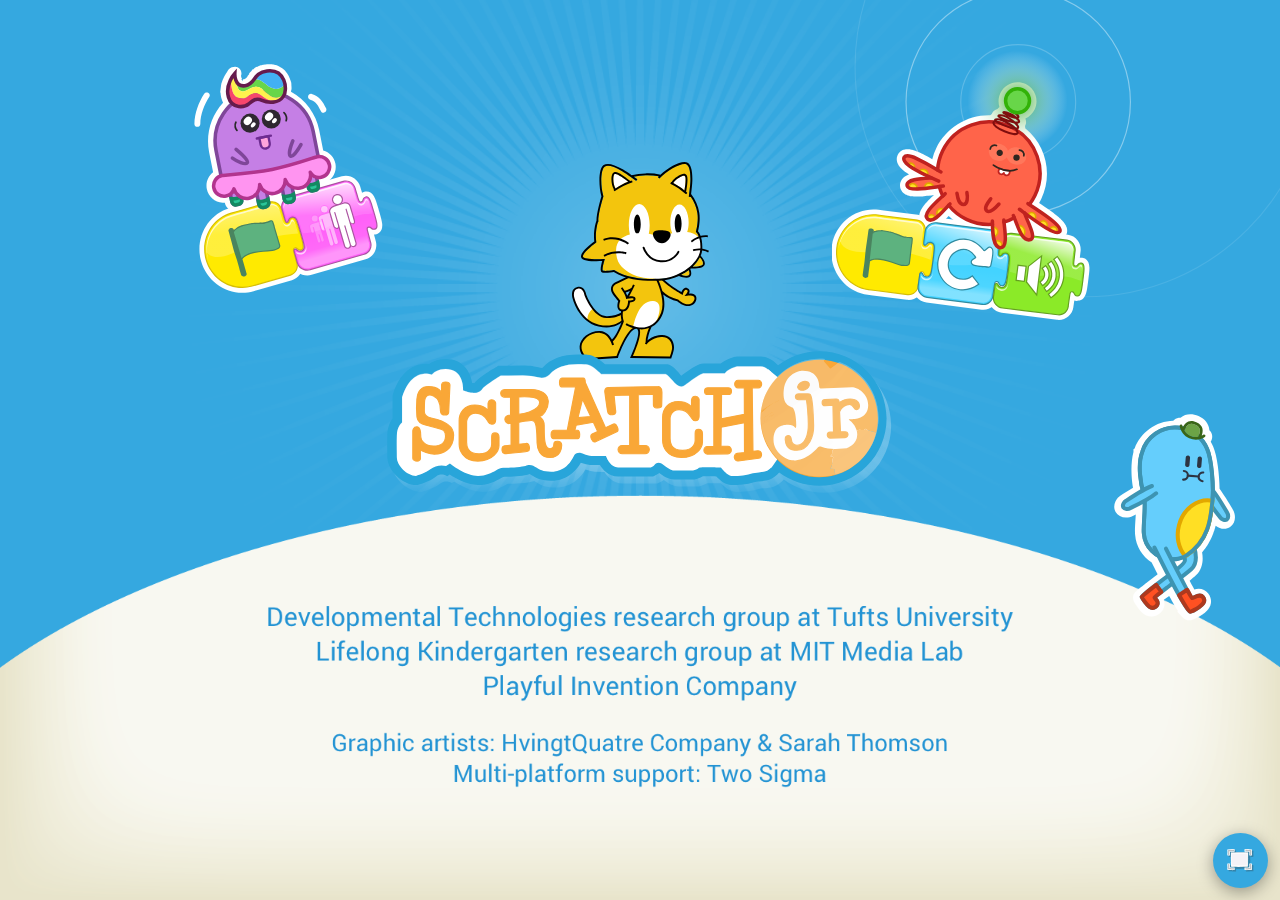
<file: index.html>
<!DOCTYPE html>
<meta name="viewport" content="width=device-width, initial-scale=1.0,
      maximum-scale=1.0, user-scalable=no"/>
<meta name="apple-mobile-web-app-capable" content="yes"/>
<meta http-equiv="cache-control" content="no-cache">
<meta charset="utf-8">

<html>

<head>
<title>ScratchJr Intro</title>
<script>
    window.scratchJrPage = 'index';
</script>
<script type="text/javascript" src="android-web-bridge.js"></script>
<script type="text/javascript" src="disable-context-menu.js"></script>
<script type="text/javascript" src="fullscreen-toggle.js"></script>
<script type="text/javascript" src="app.bundle.js"></script>
</head>
<body style="margin:0px; background: black;">
    <div class="frame" id="frame">
        <div class="topbar" id="topbar">
            <div class="topbar-button" id="topbar-info"></div>
            <div class="topbar-button" id="topbar-settings"></div>
            <div class="topbar-button" id="topbar-moreapps">

            </div>
        </div>
        <div class="gear hide" id="gear"></div>
        <div class="credits hide" id="authors"></div>
        <div class="creditsText hide" id="authorsText"></div>
        <div class="rays" id="rays"></div>
        <div class="catface" id="catface"></div>
        <div class="jrlogo" id="jrlogo"></div>
        <div class="purple hide" id="purpleguy"></div>
        <div class="red hide" id="redguy"></div>
        <div class="blue hide" id="blueguy"></div>

        <div class="startButton hide" id="startButton"></div>
        <div class="pbschars hide" id="pbschars"></div>

        <div class="gettings hide" id="gettings"></div>
        <div class="startcode hide" id="startcode"></div>
        
        <div class="usageQuestion hide" id="usageQuestion"></div>
        <div class="usageSchool hide" id="usageSchool">
            <img class="usageIcon" id="useSchoolIcon" src="assets/start/schoolIcon.svg" />
            <div class="usageText" id="useSchoolText"></div>
        </div>
        <div class="usageHome hide" id="usageHome">
            <img class="usageIcon" id="useHomeIcon" src="assets/start/homeIcon.svg" />
            <div class="usageText" id="useHomeText"></div>
        </div>
        <div class="usageOther hide" id="usageOther">
            <img class="usageIcon" id="useOtherIcon" src="assets/start/otherIcon.svg" />
            <div class="usageText" id="useOtherText"></div>
        </div>
        <div class="usageNoanswer hide" id="usageNoanswer">
            <div class="usageNoanswerText" id="usageNoanswerText"></div>
        </div>

        <div class="optionsInstruction hide" id="optionsInstruction">
        </div>
        <div class="optionsList hide" id="optionsList">
        </div>
    </div>
</body>
</html>
</file>
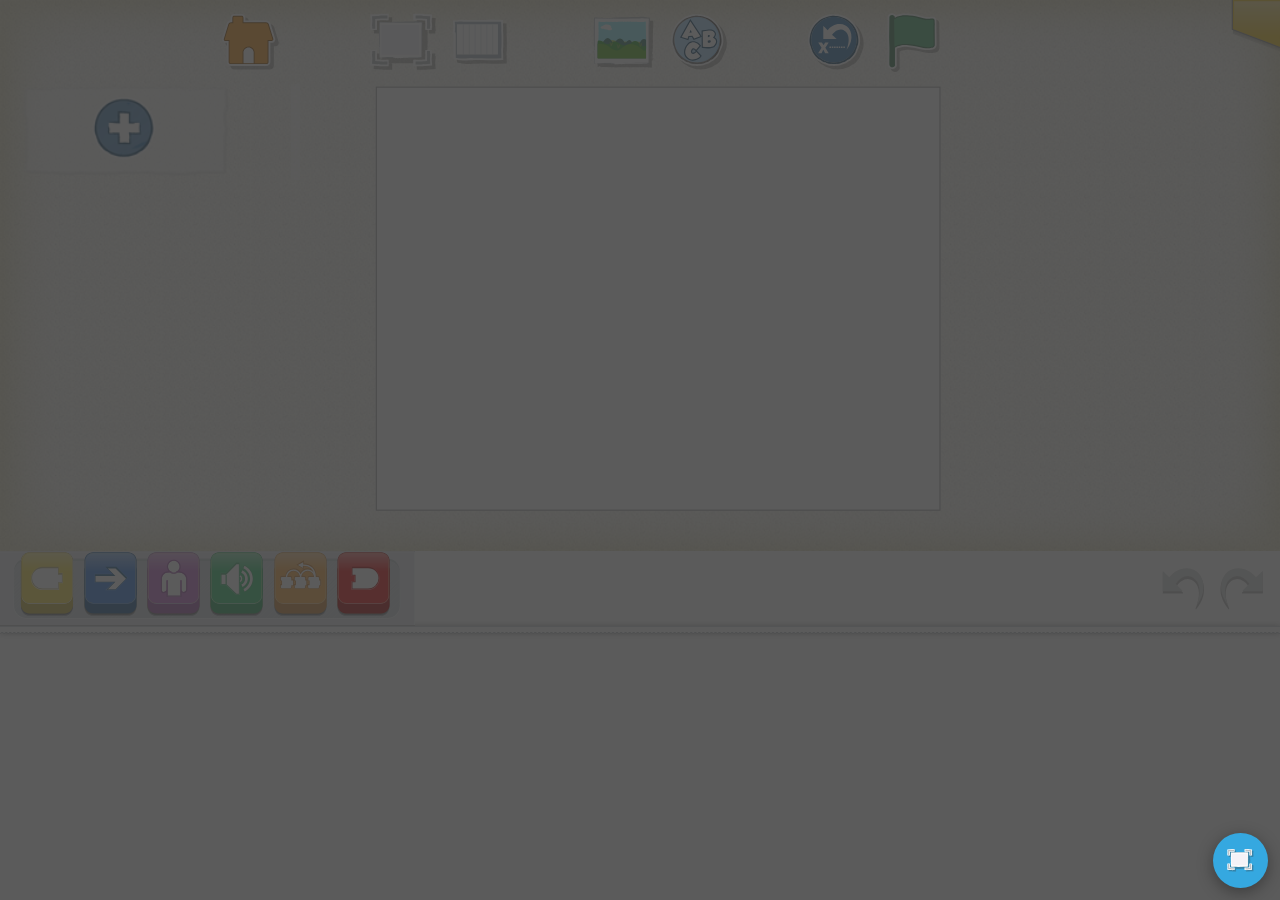
<file: editor.html>
<!DOCTYPE html>
<html xmlns="http://www.w3.org/1999/xhtml" xmlns:xlink="http://www.w3.org/1999/xlink">
<meta name="viewport" content="width=device-width, initial-scale=1.0, maximum-scale=1.0, user-scalable=no"/>
<meta name="apple-mobile-web-app-capable" content="yes">
<meta http-equiv="cache-control" content="no-cache">
<meta charset="utf-8">

<head>
<title>Junior</title>

<script>
    window.scratchJrPage = 'editor';
</script>
<script type="text/javascript" src="android-web-bridge.js"></script>
<script type="text/javascript" src="disable-context-menu.js"></script>
<script type="text/javascript" src="fullscreen-toggle.js"></script>
<script type="text/javascript" src="app.bundle.js"></script>
</head>
<body style="background: white;">
<div class="frame" id="frame"></div>
<div class="libframe" id="libframe"></div>
<div class="paintframe" id="paintframe"></div>

</body>
</html>
</file>
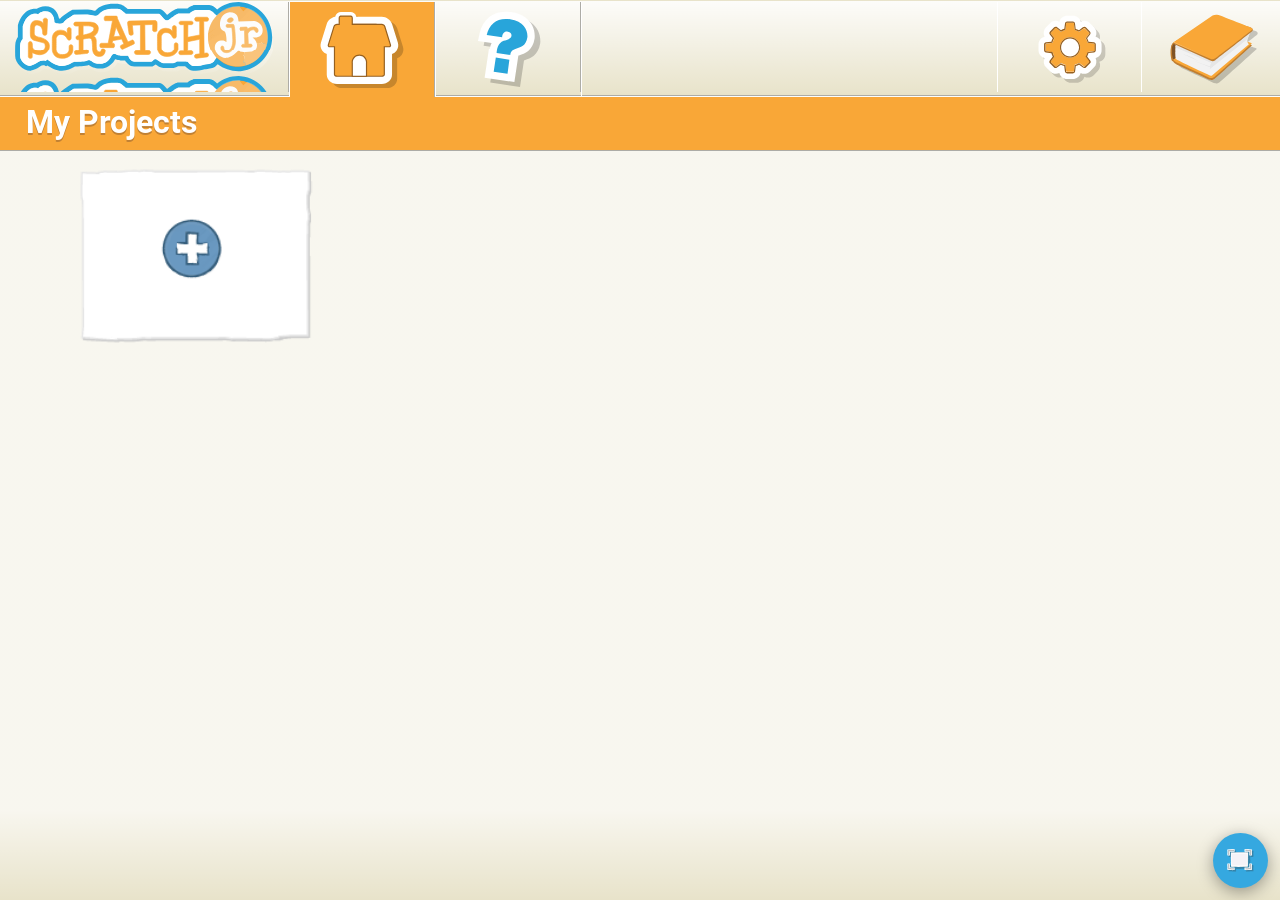
<file: home.html>
<!DOCTYPE html>
<html xmlns="http://www.w3.org/1999/xhtml" xmlns:xlink="http://www.w3.org/1999/xlink">
<meta name="viewport" content="width=device-width, initial-scale=1.0, user-scalable=0, minimum-scale=1.0, maximum-scale=1.0">
<meta name="apple-mobile-web-app-capable" content="yes">
<meta http-equiv="cache-control" content="no-cache">
<meta charset="utf-8">

<head>
<title>Scratch Jr</title>

<script>
    window.scratchJrPage = 'home';
</script>
<script type="text/javascript" src="android-web-bridge.js"></script>
<script type="text/javascript" src="disable-context-menu.js"></script>
<script type="text/javascript" src="fullscreen-toggle.js"></script>
<script type="text/javascript" src="app.bundle.js"></script>

</head>
<body>
<div class="frame" id="frame">
	<div class="topbar" id="topbar">
		<ul class="topbar-nav" id="nav">
			<li class="logo" id="logotab">
				<span class="logo-icon"></span>
			</li>
			<div></div>
			<li class="home" id="hometab">
				<span class="home-icon"></span>
			</li>
			<div></div>
			<li class="help" id="helptab">
				<span class="help-icon"></span>
			</li>
			<div></div>
		</ul>
        <ul class="reference" id="settings">
            <div></div>
            <li class="gear" id="geartab">
                <span class="gear-icon"></span>
            </li>
       </ul>
		<ul class="reference" id="reference">
			<div></div>
			<li class="book" id="booktab">
				<span class="book-icon"></span>
			</li>
	 </ul>
	</div>
	<div class="topsection" id="topsection">
		<div	class="tabtitle" id="tabtitle">
			<span id="tabheader"></span>
		</div>
		<div class="tabicon" id="tabicon"></div>
		<div class="blueband" id="blueband">
			<span id="subtitle"></span>
		</div>
	</div>
	<div class="contentwrap" id="wrapc"></div>
	<div class="footer off" id="footer">
		<ul class="footer-nav" id="footernav">
			<li class="tab" id="abouttab" >
				<div class="about-icon"></div>
				<span id="abouttab-text"></span>
			</li>
			<li class="tab" id="interfacetab">
				<div class="interface-icon"></div>
				<span id="interfacetab-text"></span>
			</li>
			<li class="tab" id="painttab">
				<div class="paint-icon"></div>
                <span id="painttab-text"></span>
			</li>
			<li class="tab2" id="blockstab">
				<div class="blocks-icon"></div>
				<span id="blockstab-text"></span>
			</li>
			<div></div>
		</ul>
	</div>

</div>
</body>
</html>
</file>
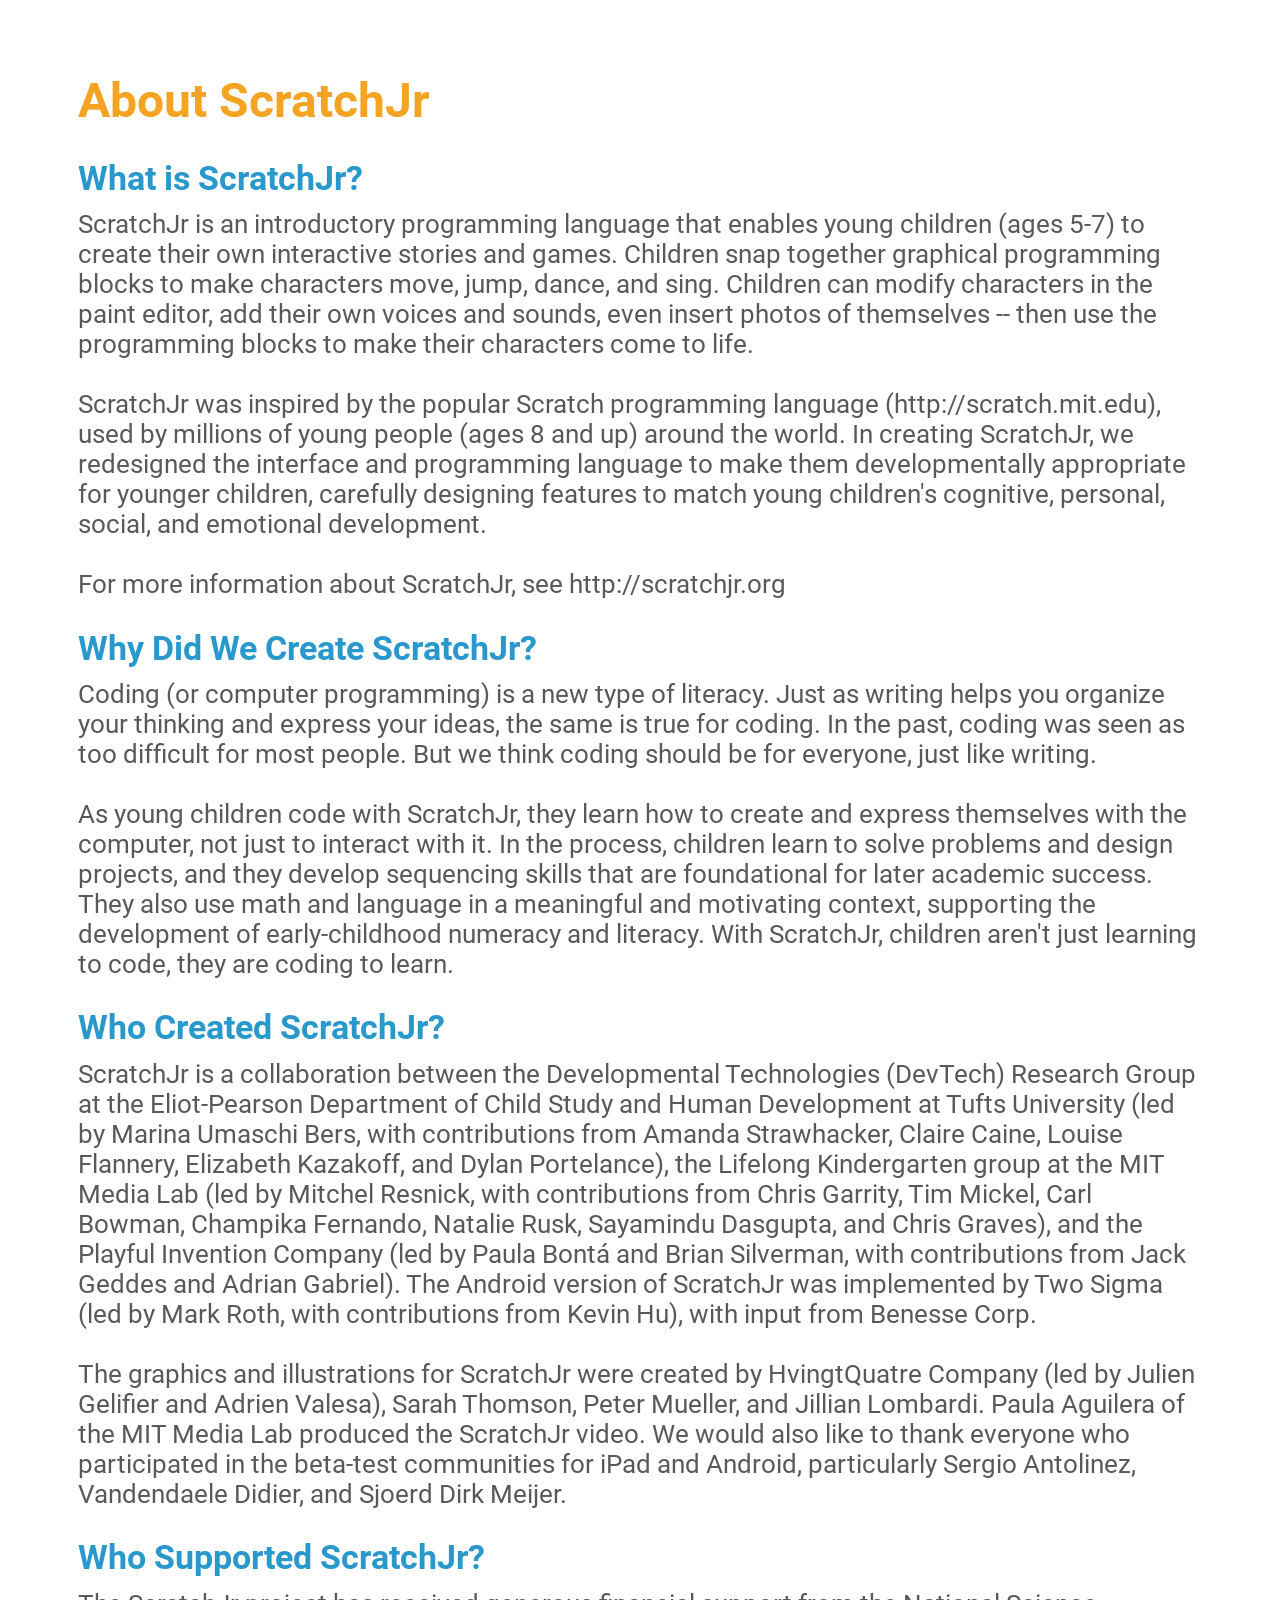
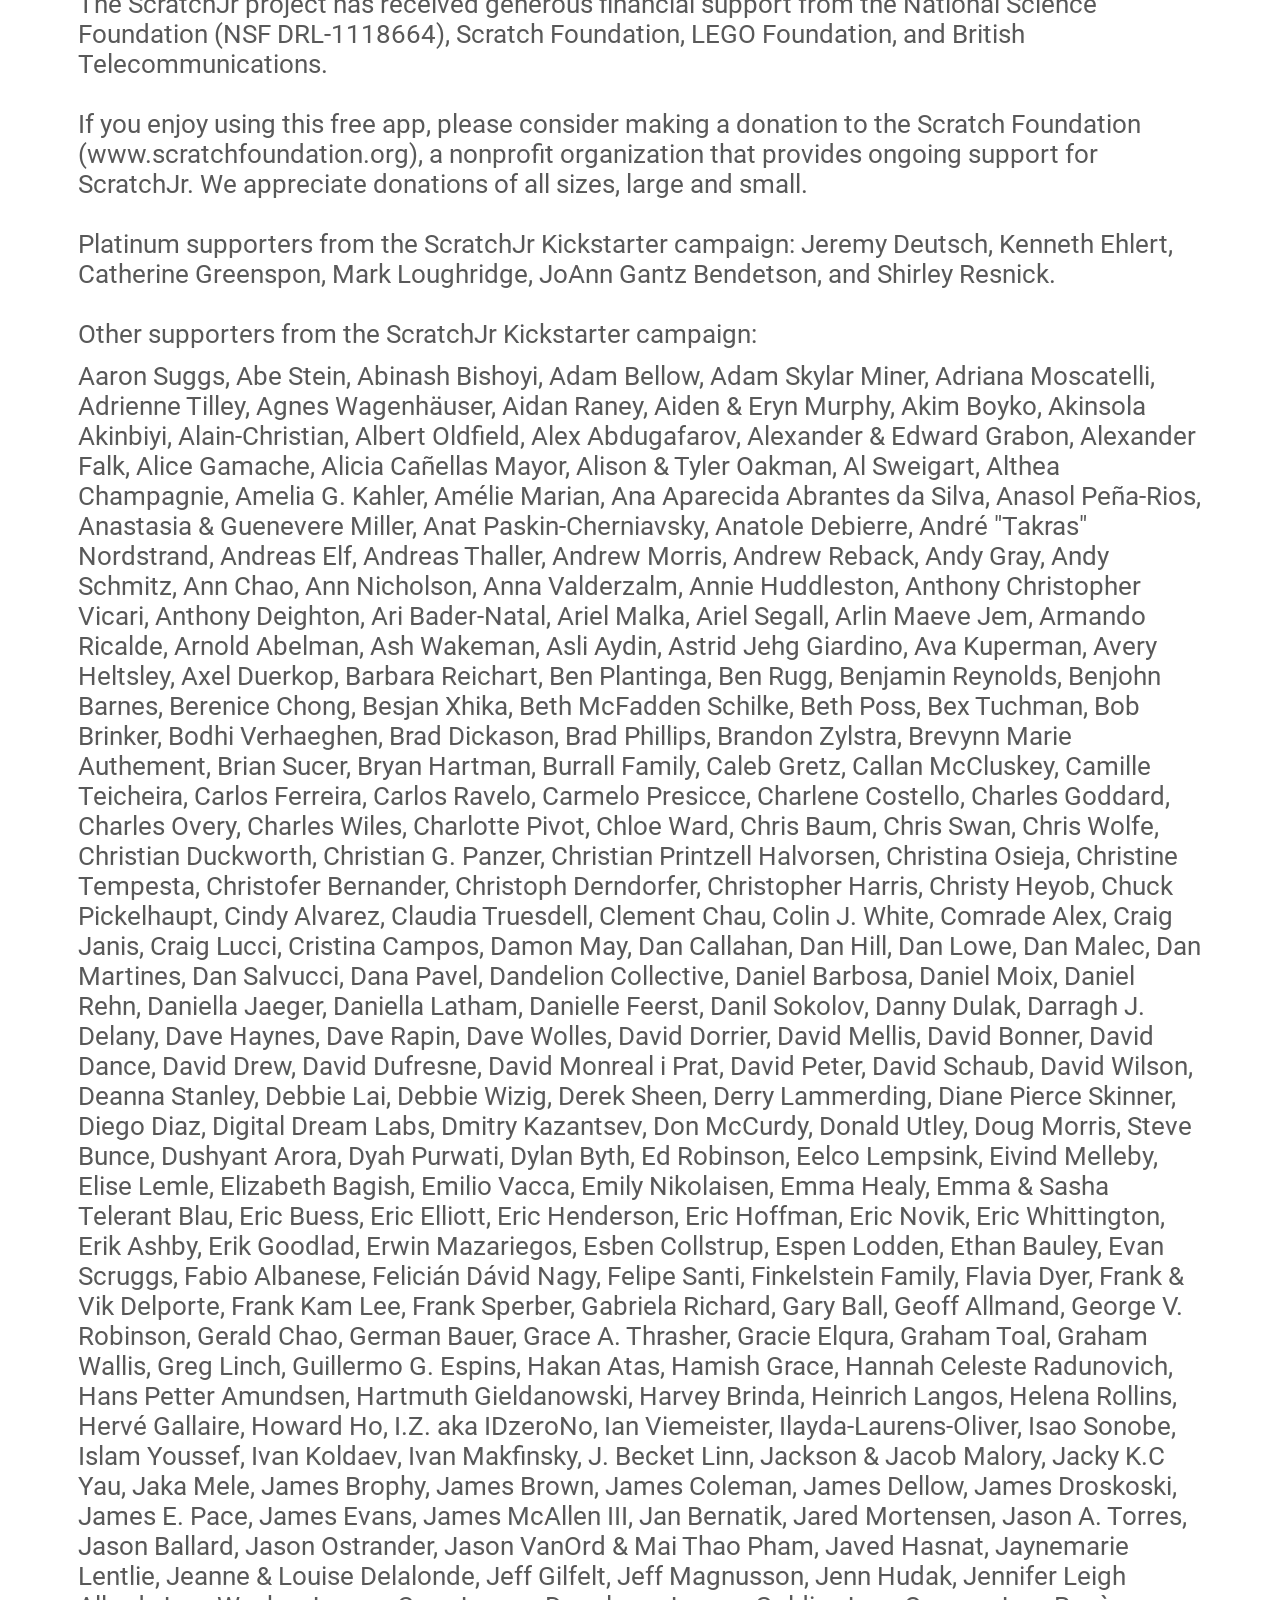
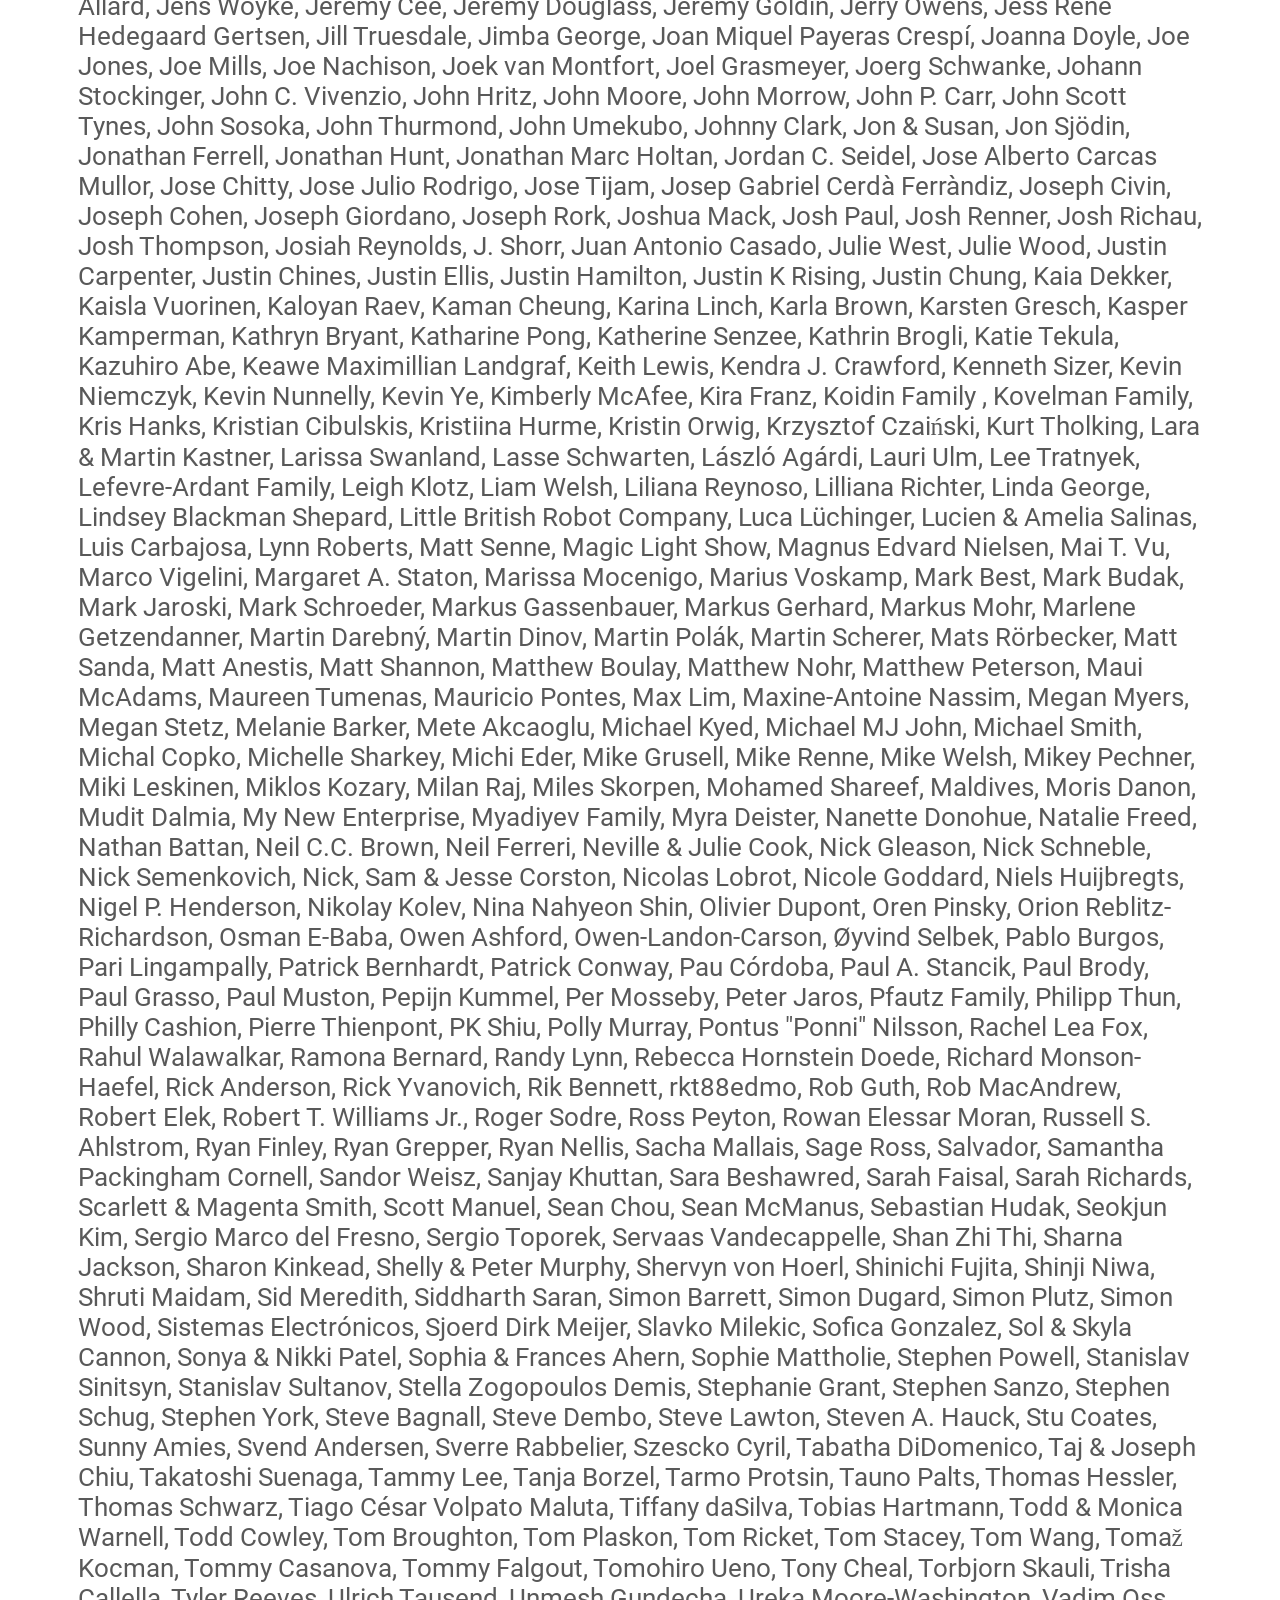
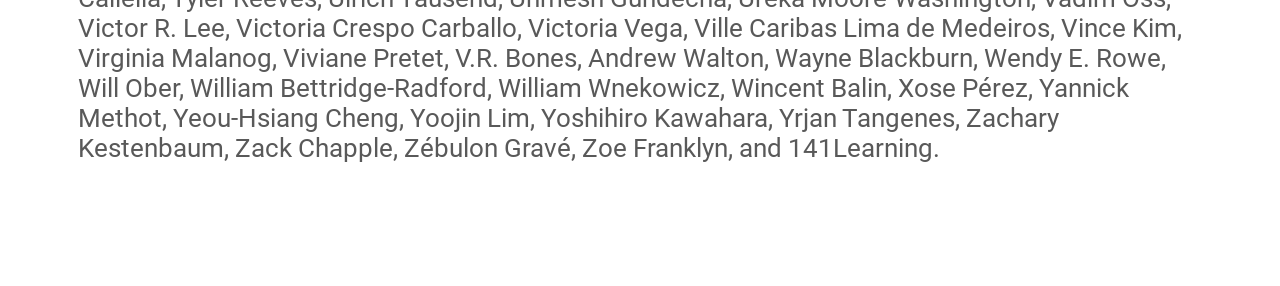
<file: inapp/about.html>
<!DOCTYPE html>
<html>
<head>
<meta charset="utf-8">
<script>
    window.scratchJrPage = 'inappAbout';
</script>
<script type="text/javascript" src="../android-web-bridge.js"></script>
<script type="text/javascript" src="../disable-context-menu.js"></script>
    <script type="text/javascript" src="../app.bundle.js"></script>

</head>
<body>
<h1 id="aboutScratchjrTitle"></h1>
<div class="about-section-wrapper">
<h2 class="title" id="aboutWhatIs"></h2>
<div class="description" id="aboutDescription">
</div>
</div>

<div class="about-section-wrapper">
<h2 class="title" id="aboutWhyCreate"></h2>
<div class="description" id="aboutWhyCreateDescription">
</div>
</div>

<div class="about-section-wrapper">
<h2 class="title" id="aboutWhoCreated"></h2>
<div class="description" id="aboutWhoCreatedDescription">
</div></div>

<div class="about-section-wrapper">
<h2 class="title" id="aboutWhoSupported"></h2>
<div class="description" id="aboutWhoSupportedDescription">
</div>

<div class="description">
    Aaron Suggs, Abe Stein, Abinash Bishoyi, Adam Bellow, Adam Skylar Miner, Adriana Moscatelli, Adrienne Tilley, Agnes Wagenh&auml;user, Aidan Raney, Aiden &amp; Eryn Murphy, Akim Boyko, Akinsola Akinbiyi, Alain-Christian, Albert Oldfield, Alex Abdugafarov, Alexander &amp; Edward Grabon, Alexander Falk, Alice Gamache, Alicia Ca&ntilde;ellas Mayor, Alison &amp; Tyler Oakman, Al Sweigart, Althea Champagnie, Amelia G. Kahler, Am&eacute;lie Marian, Ana Aparecida Abrantes da Silva, Anasol Pe&ntilde;a-Rios, Anastasia &amp; Guenevere Miller, Anat Paskin-Cherniavsky, Anatole Debierre, Andr&eacute; &quot;Takras&quot; Nordstrand, Andreas Elf, Andreas Thaller, Andrew Morris, Andrew Reback, Andy Gray, Andy Schmitz, Ann Chao, Ann Nicholson, Anna Valderzalm, Annie Huddleston, Anthony Christopher Vicari, Anthony Deighton, Ari Bader-Natal, Ariel Malka, Ariel Segall, Arlin Maeve Jem, Armando Ricalde, Arnold Abelman, Ash Wakeman, Asli Aydin, Astrid Jehg Giardino, Ava Kuperman, Avery Heltsley, Axel Duerkop, Barbara Reichart, Ben Plantinga, Ben Rugg, Benjamin Reynolds, Benjohn Barnes, Berenice Chong, Besjan Xhika, Beth McFadden Schilke, Beth Poss, Bex Tuchman, Bob Brinker, Bodhi Verhaeghen, Brad Dickason, Brad Phillips, Brandon Zylstra, Brevynn Marie Authement, Brian Sucer, Bryan Hartman, Burrall Family, Caleb Gretz, Callan McCluskey, Camille Teicheira, Carlos Ferreira, Carlos Ravelo, Carmelo Presicce, Charlene Costello, Charles Goddard, Charles Overy, Charles Wiles, Charlotte Pivot, Chloe Ward, Chris Baum, Chris Swan, Chris Wolfe, Christian Duckworth, Christian G. Panzer, Christian Printzell Halvorsen, Christina Osieja, Christine Tempesta, Christofer Bernander, Christoph Derndorfer, Christopher Harris, Christy Heyob, Chuck Pickelhaupt, Cindy Alvarez, Claudia Truesdell, Clement Chau, Colin J. White, Comrade Alex, Craig Janis, Craig Lucci, Cristina Campos, Damon May, Dan Callahan, Dan Hill, Dan Lowe, Dan Malec, Dan Martines, Dan Salvucci, Dana Pavel, Dandelion Collective, Daniel Barbosa, Daniel Moix, Daniel Rehn, Daniella Jaeger, Daniella Latham, Danielle Feerst, Danil Sokolov, Danny Dulak, Darragh J. Delany, Dave Haynes, Dave Rapin, Dave Wolles, David Dorrier, David Mellis, David Bonner, David Dance, David Drew, David Dufresne, David Monreal i Prat, David Peter, David Schaub, David Wilson, Deanna Stanley, Debbie Lai, Debbie Wizig, Derek Sheen, Derry Lammerding, Diane Pierce Skinner, Diego Diaz, Digital Dream Labs, Dmitry Kazantsev, Don McCurdy, Donald Utley, Doug Morris, Steve Bunce, Dushyant Arora, Dyah Purwati, Dylan Byth, Ed Robinson, Eelco Lempsink, Eivind Melleby, Elise Lemle, Elizabeth Bagish, Emilio Vacca, Emily Nikolaisen, Emma Healy, Emma &amp; Sasha Telerant Blau, Eric Buess, Eric Elliott, Eric Henderson, Eric Hoffman, Eric Novik, Eric Whittington, Erik Ashby, Erik Goodlad, Erwin Mazariegos, Esben Collstrup, Espen Lodden, Ethan Bauley, Evan Scruggs, Fabio Albanese, Felici&aacute;n D&aacute;vid Nagy, Felipe Santi, Finkelstein Family, Flavia Dyer, Frank &amp; Vik Delporte, Frank Kam Lee, Frank Sperber, Gabriela Richard, Gary Ball, Geoff Allmand, George V. Robinson, Gerald Chao, German Bauer, Grace A. Thrasher, Gracie Elqura, Graham Toal, Graham Wallis, Greg Linch, Guillermo G. Espins, Hakan Atas, Hamish Grace, Hannah Celeste Radunovich, Hans Petter Amundsen, Hartmuth Gieldanowski, Harvey Brinda, Heinrich Langos, Helena Rollins, Herv&eacute; Gallaire, Howard Ho, I.Z. aka IDzeroNo, Ian Viemeister, Ilayda-Laurens-Oliver, Isao Sonobe, Islam Youssef, Ivan Koldaev, Ivan Makfinsky, J. Becket Linn, Jackson &amp; Jacob Malory, Jacky K.C Yau, Jaka Mele, James Brophy, James Brown, James Coleman, James Dellow, James Droskoski, James E. Pace, James Evans, James McAllen III, Jan Bernatik, Jared Mortensen, Jason A. Torres, Jason Ballard, Jason Ostrander, Jason VanOrd &amp; Mai Thao Pham, Javed Hasnat, Jaynemarie Lentlie, Jeanne &amp; Louise Delalonde, Jeff Gilfelt, Jeff Magnusson, Jenn Hudak, Jennifer Leigh Allard, Jens Woyke, Jeremy Cee, Jeremy Douglass, Jeremy Goldin, Jerry Owens, Jess Ren&egrave; Hedegaard Gertsen, Jill Truesdale, Jimba George, Joan Miquel Payeras Cresp&iacute;, Joanna Doyle, Joe Jones, Joe Mills, Joe Nachison, Joek van Montfort, Joel Grasmeyer, Joerg Schwanke, Johann Stockinger, John C. Vivenzio, John Hritz, John Moore, John Morrow, John P. Carr, John Scott Tynes, John Sosoka, John Thurmond, John Umekubo, Johnny Clark, Jon &amp; Susan, Jon Sj&ouml;din, Jonathan Ferrell, Jonathan Hunt, Jonathan Marc Holtan, Jordan C. Seidel, Jose Alberto Carcas Mullor, Jose Chitty, Jose Julio Rodrigo, Jose Tijam, Josep Gabriel Cerd&agrave; Ferr&agrave;ndiz, Joseph Civin, Joseph Cohen, Joseph Giordano, Joseph Rork, Joshua Mack, Josh Paul, Josh Renner, Josh Richau, Josh Thompson, Josiah Reynolds, J. Shorr, Juan Antonio Casado, Julie West, Julie Wood, Justin Carpenter, Justin Chines, Justin Ellis, Justin Hamilton, Justin K Rising, Justin Chung, Kaia Dekker, Kaisla Vuorinen, Kaloyan Raev, Kaman Cheung, Karina Linch, Karla Brown, Karsten Gresch, Kasper Kamperman, Kathryn Bryant, Katharine Pong, Katherine Senzee, Kathrin Brogli, Katie Tekula, Kazuhiro Abe, Keawe Maximillian Landgraf, Keith Lewis, Kendra J. Crawford, Kenneth Sizer, Kevin Niemczyk, Kevin Nunnelly, Kevin Ye, Kimberly McAfee, Kira Franz, Koidin Family , Kovelman Family, Kris Hanks, Kristian Cibulskis, Kristiina Hurme, Kristin Orwig, Krzysztof Czai&nacute;ski, Kurt Tholking, Lara &amp; Martin Kastner, Larissa Swanland, Lasse Schwarten, L&aacute;szl&oacute; Ag&aacute;rdi, Lauri Ulm, Lee Tratnyek, Lefevre-Ardant Family, Leigh Klotz, Liam Welsh, Liliana Reynoso, Lilliana Richter, Linda George, Lindsey Blackman Shepard, Little British Robot Company, Luca L&uuml;chinger, Lucien &amp; Amelia Salinas, Luis Carbajosa, Lynn Roberts, Matt Senne, Magic Light Show, Magnus Edvard Nielsen, Mai T. Vu, Marco Vigelini, Margaret A. Staton, Marissa Mocenigo, Marius Voskamp, Mark Best, Mark Budak, Mark Jaroski, Mark Schroeder, Markus Gassenbauer, Markus Gerhard, Markus Mohr, Marlene Getzendanner, Martin Darebn&yacute;, Martin Dinov, Martin Pol&aacute;k, Martin Scherer, Mats R&ouml;rbecker, Matt Sanda, Matt Anestis, Matt Shannon, Matthew Boulay, Matthew Nohr, Matthew Peterson, Maui McAdams, Maureen Tumenas, Mauricio Pontes, Max Lim, Maxine-Antoine Nassim, Megan Myers, Megan Stetz, Melanie Barker, Mete Akcaoglu, Michael Kyed, Michael MJ John, Michael Smith, Michal Copko, Michelle Sharkey, Michi Eder, Mike Grusell, Mike Renne, Mike Welsh, Mikey Pechner, Miki Leskinen, Miklos Kozary, Milan Raj, Miles Skorpen, Mohamed Shareef, Maldives, Moris Danon, Mudit Dalmia, My New Enterprise, Myadiyev Family, Myra Deister, Nanette Donohue, Natalie Freed, Nathan Battan, Neil C.C. Brown, Neil Ferreri, Neville &amp; Julie Cook, Nick Gleason, Nick Schneble, Nick Semenkovich, Nick, Sam &amp; Jesse Corston, Nicolas Lobrot, Nicole Goddard, Niels Huijbregts, Nigel P. Henderson, Nikolay Kolev, Nina Nahyeon Shin, Olivier Dupont, Oren Pinsky, Orion Reblitz-Richardson, Osman E-Baba, Owen Ashford, Owen-Landon-Carson, &Oslash;yvind Selbek, Pablo Burgos, Pari Lingampally, Patrick Bernhardt, Patrick Conway, Pau C&oacute;rdoba, Paul A. Stancik, Paul Brody, Paul Grasso, Paul Muston, Pepijn Kummel, Per Mosseby, Peter Jaros, Pfautz Family, Philipp Thun, Philly Cashion, Pierre Thienpont, PK Shiu, Polly Murray, Pontus &quot;Ponni&quot; Nilsson, Rachel Lea Fox, Rahul Walawalkar, Ramona Bernard, Randy Lynn, Rebecca Hornstein Doede, Richard Monson-Haefel, Rick Anderson, Rick Yvanovich, Rik Bennett, rkt88edmo, Rob Guth, Rob MacAndrew, Robert Elek, Robert T. Williams Jr., Roger Sodre, Ross Peyton, Rowan Elessar Moran, Russell S. Ahlstrom, Ryan Finley, Ryan Grepper, Ryan Nellis, Sacha Mallais, Sage Ross, Salvador, Samantha Packingham Cornell, Sandor Weisz, Sanjay Khuttan, Sara Beshawred, Sarah Faisal, Sarah Richards, Scarlett &amp; Magenta Smith, Scott Manuel, Sean Chou, Sean McManus, Sebastian Hudak, Seokjun Kim, Sergio Marco del Fresno, Sergio Toporek, Servaas Vandecappelle, Shan Zhi Thi, Sharna Jackson, Sharon Kinkead, Shelly &amp; Peter Murphy, Shervyn von Hoerl, Shinichi Fujita, Shinji Niwa, Shruti Maidam, Sid Meredith, Siddharth Saran, Simon Barrett, Simon Dugard, Simon Plutz, Simon Wood, Sistemas Electr&oacute;nicos, Sjoerd Dirk Meijer, Slavko Milekic, Sofica Gonzalez, Sol &amp; Skyla Cannon, Sonya &amp; Nikki Patel, Sophia &amp; Frances Ahern, Sophie Mattholie, Stephen Powell, Stanislav Sinitsyn, Stanislav Sultanov, Stella Zogopoulos Demis, Stephanie Grant, Stephen Sanzo, Stephen Schug, Stephen York, Steve Bagnall, Steve Dembo, Steve Lawton, Steven A. Hauck, Stu Coates, Sunny Amies, Svend Andersen, Sverre Rabbelier, Szescko Cyril, Tabatha DiDomenico, Taj &amp; Joseph Chiu, Takatoshi Suenaga, Tammy Lee, Tanja Borzel, Tarmo Protsin, Tauno Palts, Thomas Hessler, Thomas Schwarz, Tiago C&eacute;sar Volpato Maluta, Tiffany daSilva, Tobias Hartmann, Todd &amp; Monica Warnell, Todd Cowley, Tom Broughton, Tom Plaskon, Tom Ricket, Tom Stacey, Tom Wang, Toma&zcaron; Kocman, Tommy Casanova, Tommy Falgout, Tomohiro Ueno, Tony Cheal, Torbjorn Skauli, Trisha Callella, Tyler Reeves, Ulrich Tausend, Unmesh Gundecha, Ureka Moore-Washington, Vadim Oss, Victor R. Lee, Victoria Crespo Carballo, Victoria Vega, Ville Caribas Lima de Medeiros, Vince Kim, Virginia Malanog, Viviane Pretet, V.R. Bones, Andrew Walton, Wayne Blackburn, Wendy E. Rowe, Will Ober, William Bettridge-Radford, William Wnekowicz, Wincent Balin, Xose P&eacute;rez, Yannick Methot, Yeou-Hsiang Cheng, Yoojin Lim, Yoshihiro Kawahara, Yrjan Tangenes, Zachary Kestenbaum, Zack Chapple, Z&eacute;bulon Grav&eacute;, Zoe Franklyn, and 141Learning.
</div>

</div>

</body>
</html>
</file>
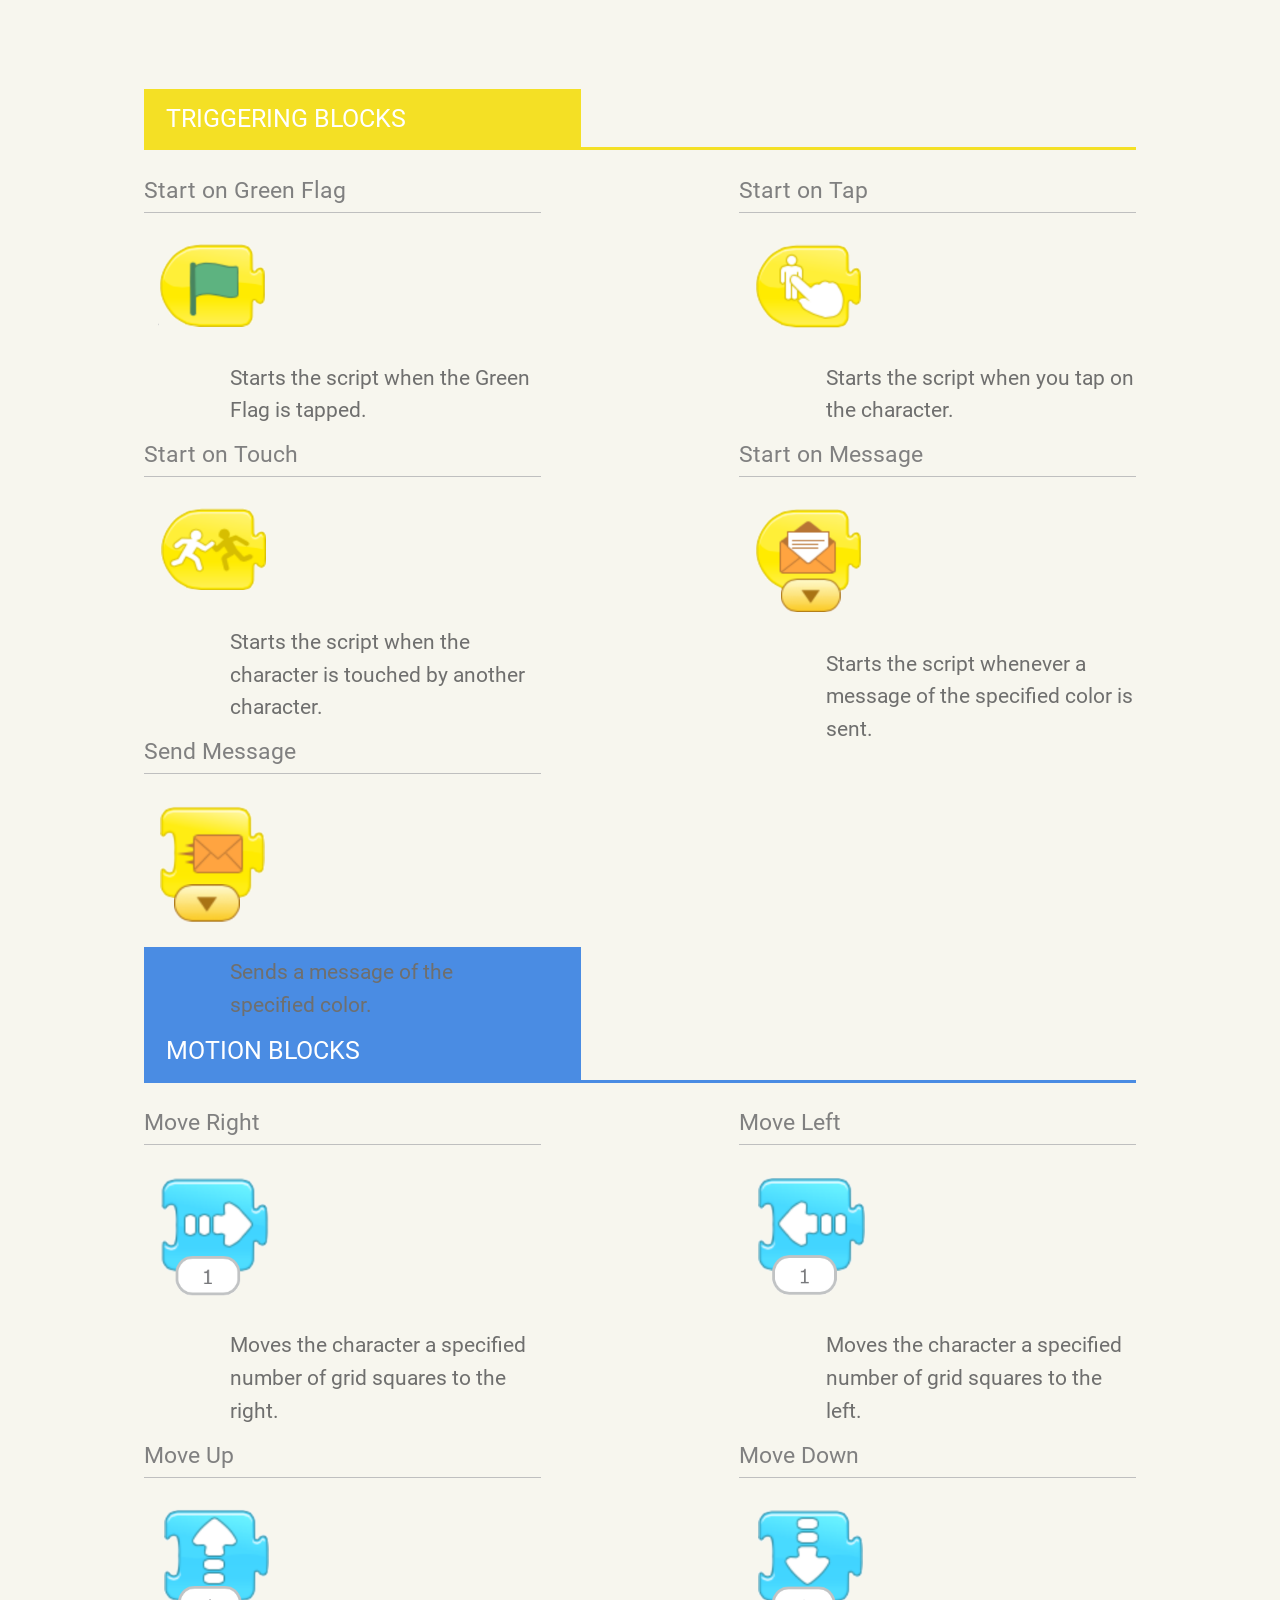
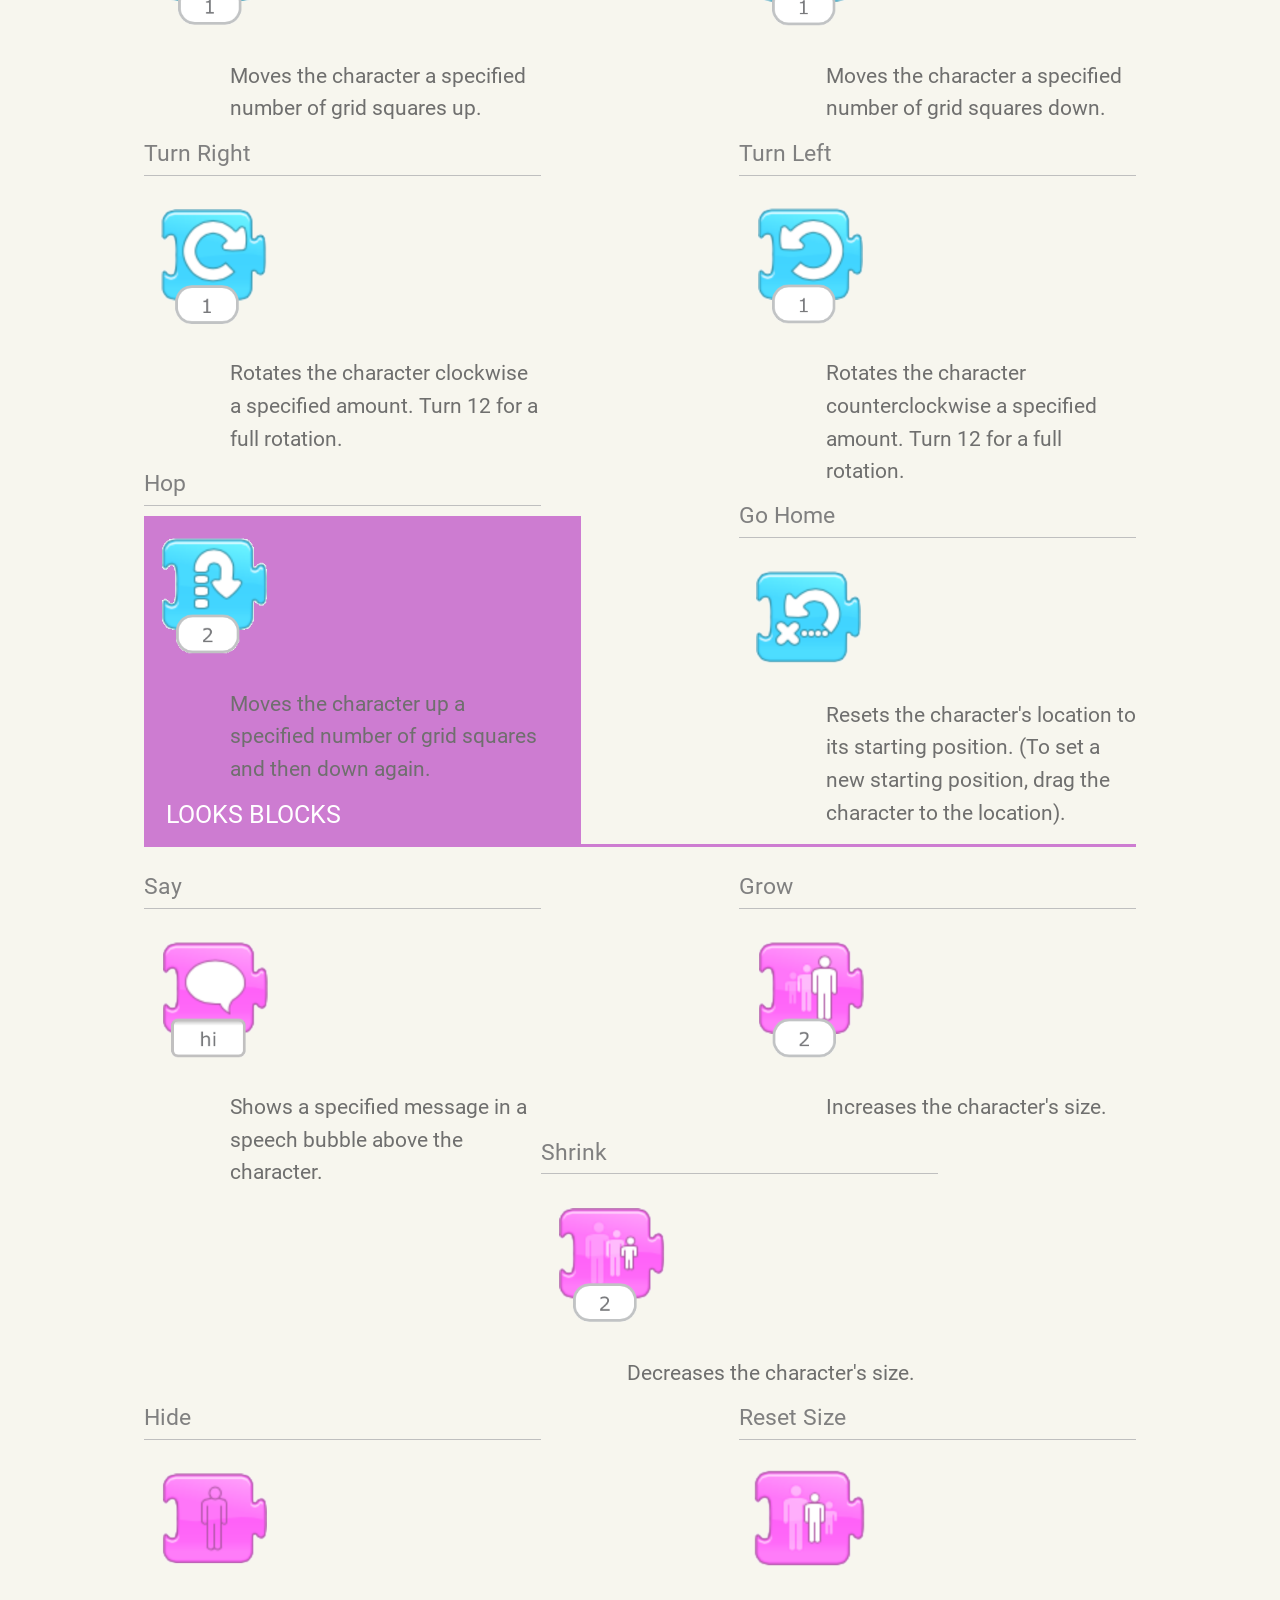
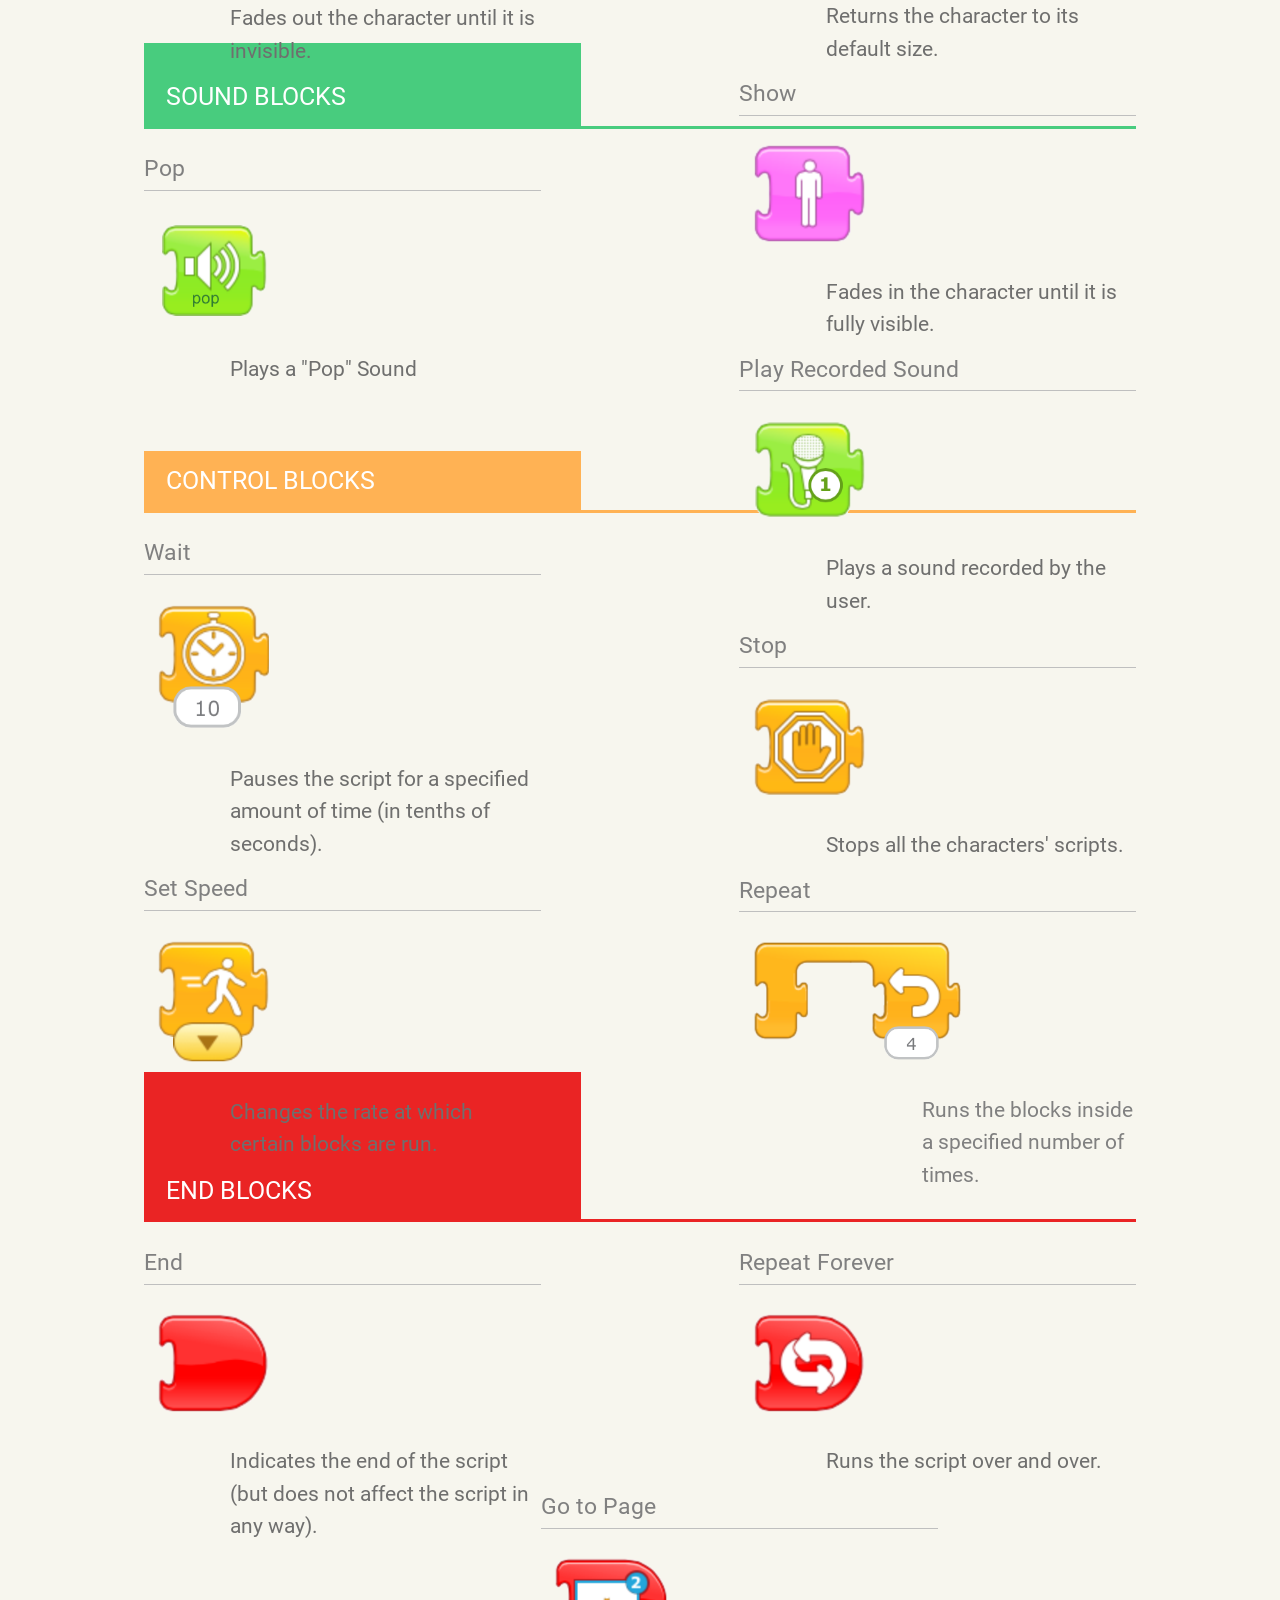
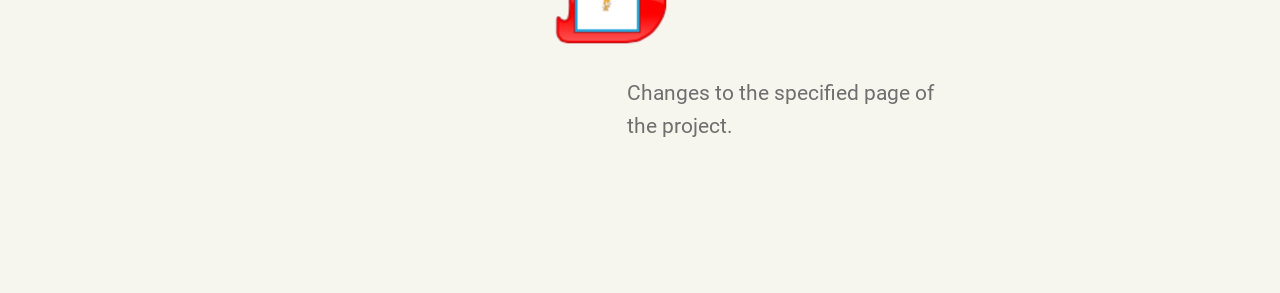
<file: inapp/blocks.html>
<!DOCTYPE html>
<html>
  <head>
    <meta charset="utf-8">
    <script>
        window.scratchJrPage = 'inappBlocksGuide';
    </script>
    <script type="text/javascript" src="../android-web-bridge.js"></script>
    <script type="text/javascript" src="../disable-context-menu.js"></script>
    <script type="text/javascript" src="../app.bundle.js"></script>
  </head>

  <body>
    <div id="content">
      <div id="ipad-project-view-wrapper">
        <div class="learn-tab learn-blocks">
          <!-- Yellow Blocks -->
          <div class="block-category-header" id="yellow-block-category-header">
          </div>
          <div class="block-category-header-line" id="yellow-block-category-header-line"></div>
          <div class="block-wrapper">
            <div class="block-wrapper-left">
              <div class="block-title" id="BLOCKS_GREEN_FLAG">
              </div>
              <div class="block-image-wrapper">
                <img class="block-image" src="images/onflag.png" />
              </div>
              <div class="block-description" id="BLOCKS_GREEN_FLAG_DESCRIPTION">
              </div>
            </div>
            <div class="block-wrapper-right">
              <div class="block-title" id="BLOCKS_ON_TAP">
              </div>
              <div class="block-image-wrapper">
                <img class="block-image" src="images/ontap.png" />
              </div>
              <div class="block-description" id="BLOCKS_ON_TAP_DESCRIPTION">
              </div>
            </div>
          </div>
          <div class="block-wrapper">
            <div class="block-wrapper-left">
              <div class="block-title" id="BLOCKS_ON_TOUCH">
              </div>
              <div class="block-image-wrapper">
                <img class="block-image" src="images/onbump.png" />
              </div>
              <div class="block-description" id="BLOCKS_ON_TOUCH_DESCRIPTION">
              </div>
            </div>
            <div class="block-wrapper-right">
              <div class="block-title" id="BLOCKS_ON_MESSAGE">
              </div>
              <div class="block-image-wrapper">
                <img class="block-image" src="images/messagereceive.png" />
              </div>
              <div class="block-description" id="BLOCKS_ON_MESSAGE_DESCRIPTION">
              </div>
            </div>
          </div>
          <div class="block-wrapper">
            <div class="block-wrapper-left">
              <div class="block-title" id="BLOCKS_SEND_MESSAGE">
              </div>
              <div class="block-image-wrapper">
                <img class="block-image" src="images/messagesend.png" />
              </div>
              <div class="block-description" id="BLOCKS_SEND_MESSAGE_DESCRIPTION">
              </div>
            </div>
          </div>
          <!-- Blue Blocks -->
          <div class="block-category-header" id="blue-block-category-header">
          </div>
          <div class="block-category-header-line" id="blue-block-category-header-line"></div>
          <div class="block-wrapper">
            <div class="block-wrapper-left">
              <div class="block-title" id="BLOCKS_MOVE_RIGHT">
              </div>
              <div class="block-image-wrapper">
                <img class="block-image" src="images/right.png" />
              </div>
              <div class="block-description" id="BLOCKS_MOVE_RIGHT_DESCRIPTION">
              </div>
            </div>
            <div class="block-wrapper-right">
              <div class="block-title" id="BLOCKS_MOVE_LEFT">
              </div>
              <div class="block-image-wrapper">
                <img class="block-image" src="images/left.png" />
              </div>
              <div class="block-description" id="BLOCKS_MOVE_LEFT_DESCRIPTION">
              </div>
            </div>
          </div>
          <div class="block-wrapper">
            <div class="block-wrapper-left">
              <div class="block-title" id="BLOCKS_MOVE_UP">
              </div>
              <div class="block-image-wrapper">
                <img class="block-image" src="images/up.png" />
              </div>
              <div class="block-description" id="BLOCKS_MOVE_UP_DESCRIPTION">
              </div>
            </div>
            <div class="block-wrapper-right">
              <div class="block-title" id="BLOCKS_MOVE_DOWN">
              </div>
              <div class="block-image-wrapper">
                <img class="block-image" src="images/down.png" />
              </div>
              <div class="block-description" id="BLOCKS_MOVE_DOWN_DESCRIPTION">
              </div>
            </div>
          </div>
          <div class="block-wrapper">
            <div class="block-wrapper-left">
              <div class="block-title" id="BLOCKS_TURN_RIGHT">
              </div>
              <div class="block-image-wrapper">
                <img class="block-image" src="images/turnright.png" />
              </div>
              <div class="block-description" id="BLOCKS_TURN_RIGHT_DESCRIPTION">
              </div>
            </div>
            <div class="block-wrapper-right">
              <div class="block-title" id="BLOCKS_TURN_LEFT">
              </div>
              <div class="block-image-wrapper">
                <img class="block-image" src="images/turnleft.png" />
              </div>
              <div class="block-description" id="BLOCKS_TURN_LEFT_DESCRIPTION">
              </div>
            </div>
          </div>
          <div class="block-wrapper">
            <div class="block-wrapper-left">
              <div class="block-title" id="BLOCKS_HOP">
              </div>
              <div class="block-image-wrapper">
                <img class="block-image" src="images/hop.png" />
              </div>
              <div class="block-description" id="BLOCKS_HOP_DESCRIPTION">
              </div>
            </div>
            <div class="block-wrapper-right">
              <div class="block-title" id="BLOCKS_GO_HOME">
              </div>
              <div class="block-image-wrapper">
                <img class="block-image" src="images/gohome.png" />
              </div>
              <div class="block-description" id="BLOCKS_GO_HOME_DESCRIPTION">
              </div>
            </div>
          </div>
          <!-- Purple Blocks -->
          <div class="block-category-header" id="purple-block-category-header">
          </div>
          <div class="block-category-header-line" id="purple-block-category-header-line"></div>
          <div class="block-wrapper">
            <div class="block-wrapper-left">
              <div class="block-title" id="BLOCKS_SAY">
              </div>
              <div class="block-image-wrapper">
                <img class="block-image" src="images/say.png" />
              </div>
              <div class="block-description" id="BLOCKS_SAY_DESCRIPTION">
              </div>
            </div>
            <div class="block-wrapper-right">
              <div class="block-title" id="BLOCKS_GROW">
              </div>
              <div class="block-image-wrapper">
                <img class="block-image" src="images/grow.png" />
              </div>
              <div class="block-description" id="BLOCKS_GROW_DESCRIPTION">
              </div>
            </div>
          </div>
          <div class="block-wrapper">
            <div class="block-wrapper-left">
              <div class="block-title" id="BLOCKS_SHRINK">
              </div>
              <div class="block-image-wrapper">
                <img class="block-image" src="images/shrink.png" />
              </div>
              <div class="block-description" id="BLOCKS_SHRINK_DESCRIPTION">
              </div>
            </div>
            <div class="block-wrapper-right">
              <div class="block-title" id="BLOCKS_RESET_SIZE">
              </div>
              <div class="block-image-wrapper">
                <img class="block-image" src="images/reset.png" />
              </div>
              <div class="block-description" id="BLOCKS_RESET_SIZE_DESCRIPTION">
              </div>
            </div>
          </div>
          <div class="block-wrapper">
            <div class="block-wrapper-left">
              <div class="block-title" id="BLOCKS_HIDE">
              </div>
              <div class="block-image-wrapper">
                <img class="block-image" src="images/hide.png" />
              </div>
              <div class="block-description" id="BLOCKS_HIDE_DESCRIPTION">
              </div>
            </div>
            <div class="block-wrapper-right">
              <div class="block-title" id="BLOCKS_SHOW">
              </div>
              <div class="block-image-wrapper">
                <img class="block-image" src="images/show.png" />
              </div>
              <div class="block-description" id="BLOCKS_SHOW_DESCRIPTION">
              </div>
            </div>
          </div>
          <div class="block-category-header" id="green-block-category-header">
          </div>
          <div class="block-category-header-line" id="green-block-category-header-line"></div>
          <div class="block-wrapper">
            <div class="block-wrapper-left">
              <div class="block-title" id="BLOCKS_POP">
              </div>
              <div class="block-image-wrapper">
                <img class="block-image" src="images/pop.png" />
              </div>
              <div class="block-description" id="BLOCKS_POP_DESCRIPTION">
              </div>
            </div>
            <div class="block-wrapper-right">
              <div class="block-title" id="BLOCKS_PLAY_RECORDED">
              </div>
              <div class="block-image-wrapper">
                <img class="block-image" src="images/playsound.png" />
              </div>
              <div class="block-description" id="BLOCKS_PLAY_RECORDED_DESCRIPTION">
              </div>
            </div>
          </div>
          <div class="block-category-header" id="orange-block-category-header">
          </div>
          <div class="block-category-header-line" id="orange-block-category-header-line"></div>
          <div class="block-wrapper">
            <div class="block-wrapper-left">
              <div class="block-title" id="BLOCKS_WAIT">
              </div>
              <div class="block-image-wrapper">
                <img class="block-image" src="images/wait.png" />
              </div>
              <div class="block-description" id="BLOCKS_WAIT_DESCRIPTION">
              </div>
            </div>
            <div class="block-wrapper-right">
              <div class="block-title" id="BLOCKS_STOP">
              </div>
              <div class="block-image-wrapper">
                <img class="block-image" src="images/stop.png" />
              </div>
              <div class="block-description" id="BLOCKS_STOP_DESCRIPTION">
              </div>
            </div>
          </div>
          <div class="block-wrapper">
            <div class="block-wrapper-left">
              <div class="block-title" id="BLOCKS_SET_SPEED">
              </div>
              <div class="block-image-wrapper">
                <img class="block-image" src="images/speed.png" />
              </div>
              <div class="block-description" id="BLOCKS_SET_SPEED_DESCRIPTION">
              </div>
            </div>
            <div class="block-wrapper-right">
              <div class="block-title" id="BLOCKS_REPEAT">
              </div>
              <div class="block-image-wrapper">
                <img class="block-image-repeat" src="images/repeat.png" />
              </div>
              <div class="block-description-repeat" id="BLOCKS_REPEAT_DESCRIPTION">
              </div>
            </div>
          </div>
          <div class="block-category-header" id="red-block-category-header">
          </div>
          <div class="block-category-header-line" id="red-block-category-header-line"></div>
          <div class="block-wrapper">
            <div class="block-wrapper-left">
              <div class="block-title" id="BLOCKS_END">
              </div>
              <div class="block-image-wrapper">
                <img class="block-image" src="images/end.png" />
              </div>
              <div class="block-description" id="BLOCKS_END_DESCRIPTION">
              </div>
            </div>
            <div class="block-wrapper-right">
              <div class="block-title" id="BLOCKS_REPEAT_FOREVER">
              </div>
              <div class="block-image-wrapper">
                <img class="block-image" src="images/forever.png" />
              </div>
              <div class="block-description" id="BLOCKS_REPEAT_FOREVER_DESCRIPTION">
              </div>
            </div>
          </div>
          <div class="block-wrapper">
            <div class="block-wrapper-left">
              <div class="block-title" id="BLOCKS_GO_TO_PAGE">
              </div>
              <div class="block-image-wrapper">
                <img class="block-image" src="images/page.png" />
              </div>
              <div class="block-description" id="BLOCKS_GO_TO_PAGE_DESCRIPTION">
              </div>
            </div>
          </div>
        </div>
      </div>
    </div>
  </body>
</html>
</file>
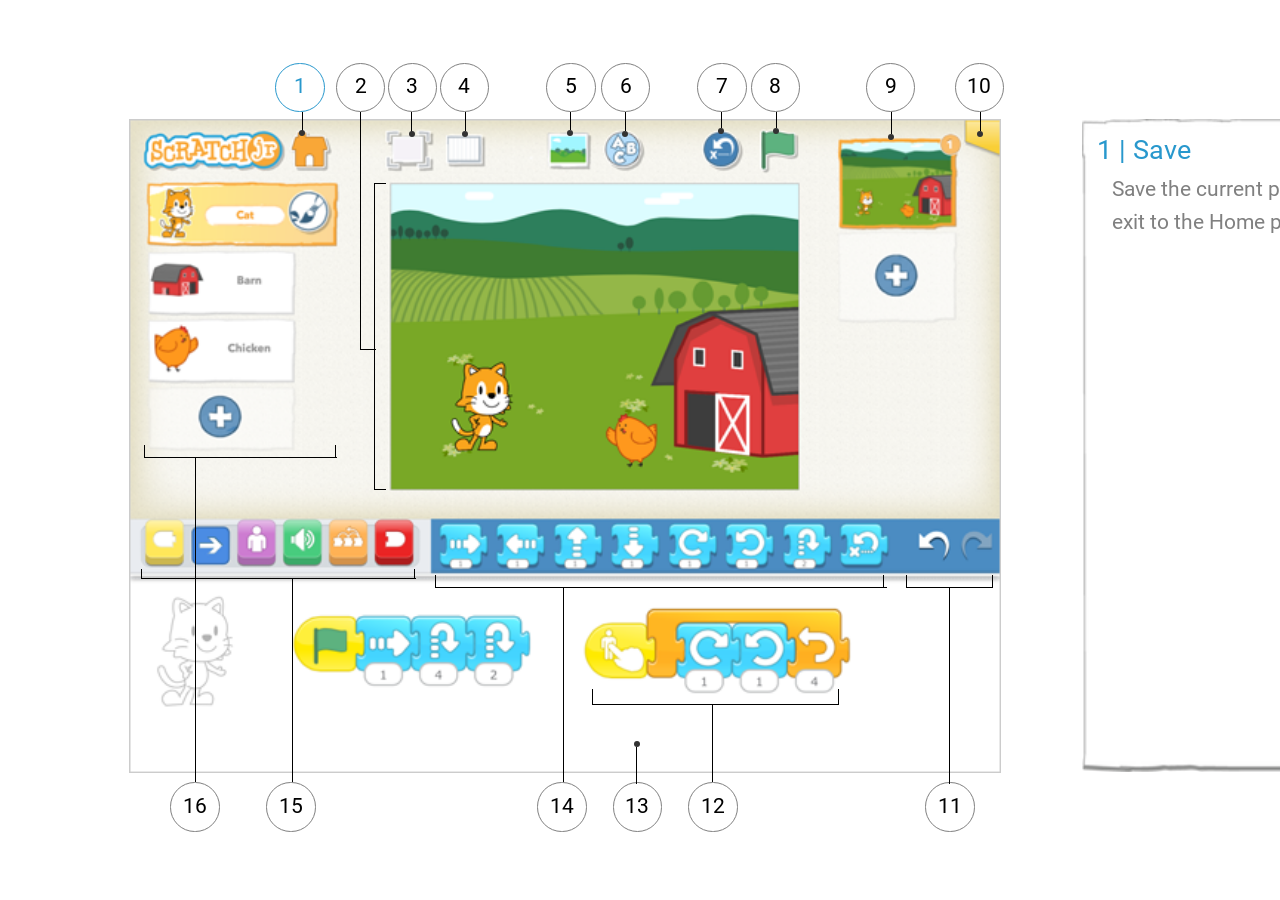
<file: inapp/interface.html>
<!DOCTYPE html>
<html>
  <head>
    <meta charset="utf-8">
    <script>
        window.scratchJrPage = 'inappInterfaceGuide';
    </script>
    <script type="text/javascript" src="../android-web-bridge.js"></script>
    <script type="text/javascript" src="../disable-context-menu.js"></script>
    <script type="text/javascript" src="../app.bundle.js"></script>
  </head>
  <body>
    <div id="content">
      <div id="content-buffer">
      </div>
      <div id="ipad-project-view-wrapper">
        <div class="learn-tab learn-tab-selected learn-interface">
          <!-- 1. Save -->
          <div class="interface-button interface-button-selected" id="interface-button-save">
            <div class="interface-button-text">1</div>
          </div>
          <div class="interface-vertical-line" id="interface-vertical-line-save"></div>
          <div class="interface-dot" id="interface-dot-save"></div>
          <!-- 2. Stage -->
          <div class="interface-button" id="interface-button-stage">
            <div class="interface-button-text">2</div>
          </div>
          <div class="interface-vertical-line" id="interface-vertical-line-stage-1"></div>
          <div class="interface-horizontal-line" id="interface-horizontal-line-stage-1"></div>
          <div class="interface-vertical-line" id="interface-vertical-line-stage-2"></div>
          <div class="interface-horizontal-line" id="interface-horizontal-line-stage-2"></div>
          <div class="interface-horizontal-line" id="interface-horizontal-line-stage-3"></div>
          <!-- 3. Presentation Mode -->
          <div class="interface-button" id="interface-button-presentation-mode">
            <div class="interface-button-text">3</div>
          </div>
          <div class="interface-vertical-line" id="interface-vertical-line-presentation-mode"></div>
          <div class="interface-dot" id="interface-dot-presentation-mode"></div>
          <!-- 4. Grid -->
          <div class="interface-button" id="interface-button-grid">
            <div class="interface-button-text">4</div>
          </div>
          <div class="interface-vertical-line" id="interface-vertical-line-grid"></div>
          <div class="interface-dot" id="interface-dot-grid"></div>
          <!-- 5. Change Background -->
          <div class="interface-button" id="interface-button-add-text">
            <div class="interface-button-text">5</div>
          </div>
          <div class="interface-vertical-line" id="interface-vertical-line-add-text"></div>
          <div class="interface-dot" id="interface-dot-add-text"></div>
          <!-- 6. Add Text -->
          <div class="interface-button" id="interface-button-change-background">
            <div class="interface-button-text">6</div>
          </div>
          <div class="interface-vertical-line" id="interface-vertical-line-change-background"></div>
          <div class="interface-dot" id="interface-dot-change-background"></div>
          <!-- 7. Reset Characters -->
          <div class="interface-button" id="interface-button-reset-characters">
            <div class="interface-button-text">7</div>
          </div>
          <div class="interface-vertical-line" id="interface-vertical-line-reset-characters"></div>
          <div class="interface-dot" id="interface-dot-reset-characters"></div>
          <!-- 8. Green Flag -->
          <div class="interface-button" id="interface-button-green-flag">
            <div class="interface-button-text">8</div>
          </div>
          <div class="interface-vertical-line" id="interface-vertical-line-green-flag"></div>
          <div class="interface-dot" id="interface-dot-green-flag"></div>
          <!-- 9. Pages -->
          <div class="interface-button" id="interface-button-pages">
            <div class="interface-button-text">9</div>
          </div>
          <div class="interface-vertical-line" id="interface-vertical-line-pages"></div>
          <div class="interface-dot" id="interface-dot-pages"></div>
          <!-- 10. Project Information -->
          <div class="interface-button" id="interface-button-project-information">
            <div class="interface-button-text">10</div>
          </div>
          <div class="interface-vertical-line" id="interface-vertical-line-project-information"></div>
          <div class="interface-dot" id="interface-dot-project-information"></div>
          <!-- 16. Characters -->
          <div class="interface-button" id="interface-button-characters">
            <div class="interface-button-text">16</div>
          </div>
          <div class="interface-vertical-line" id="interface-vertical-line-characters-1"></div>
          <div class="interface-vertical-line" id="interface-vertical-line-characters-3"></div>
          <div class="interface-horizontal-line" id="interface-horizontal-line-characters"></div>
          <div class="interface-vertical-line" id="interface-vertical-line-characters-2"></div>
          <!-- 15. Block Categories -->
          <div class="interface-button" id="interface-button-block-categories">
            <div class="interface-button-text">15</div>
          </div>
          <div class="interface-vertical-line" id="interface-vertical-line-block-categories-1"></div>
          <div class="interface-horizontal-line" id="interface-horizontal-line-block-categories"></div>
          <div class="interface-vertical-line" id="interface-vertical-line-block-categories-2"></div>
          <div class="interface-vertical-line" id="interface-vertical-line-block-categories-3"></div>
          <!-- 14. Blocks Palette -->
          <div class="interface-button" id="interface-button-block-palette">
            <div class="interface-button-text">14</div>
          </div>
          <div class="interface-horizontal-line" id="interface-horizontal-line-blocks-palette"></div>
          <div class="interface-vertical-line" id="interface-vertical-line-blocks-palette-1"></div>
          <div class="interface-vertical-line" id="interface-vertical-line-blocks-palette-2"></div>
          <div class="interface-vertical-line" id="interface-vertical-line-blocks-palette-3"></div>
          <!-- 13. Programming Area -->
          <div class="interface-button" id="interface-button-programming-area">
            <div class="interface-button-text">13</div>
          </div>
          <div class="interface-vertical-line" id="interface-vertical-line-programming-area"></div>
          <div class="interface-dot" id="interface-dot-programming-area"></div>
          <!-- 12. Programming Script -->
          <div class="interface-button" id="interface-button-programming-script">
            <div class="interface-button-text">12</div>
          </div>
          <div class="interface-vertical-line" id="interface-vertical-line-programming-script-1"></div>
          <div class="interface-horizontal-line" id="interface-horizontal-line-programming-script"></div>
          <div class="interface-vertical-line" id="interface-vertical-line-programming-script-2"></div>
          <div class="interface-vertical-line" id="interface-vertical-line-programming-script-3"></div>
          <!-- 11. Undo Redo -->
          <div class="interface-button" id="interface-button-undo-redo">
            <div class="interface-button-text">11</div>
          </div>
          <div class="interface-vertical-line" id="interface-vertical-line-undo-redo-1"></div>
          <div class="interface-horizontal-line" id="interface-horizontal-line-undo-redo"></div>
          <div class="interface-vertical-line" id="interface-vertical-line-undo-redo-2"></div>
          <div class="interface-vertical-line" id="interface-vertical-line-undo-redo-3"></div>
          <img class="ipad-project-view" src="images/interface.png" />
          <div id="right-column">
            <div id="interface-key">
              <div id="interface-key-header">
              </div>
              <div id="interface-key-description">
              </div>
            </div>
            <div id="video-wrapper">
            </div>
          </div>
        </div>
      </div>
    </div>
  </body>
</html>
</file>
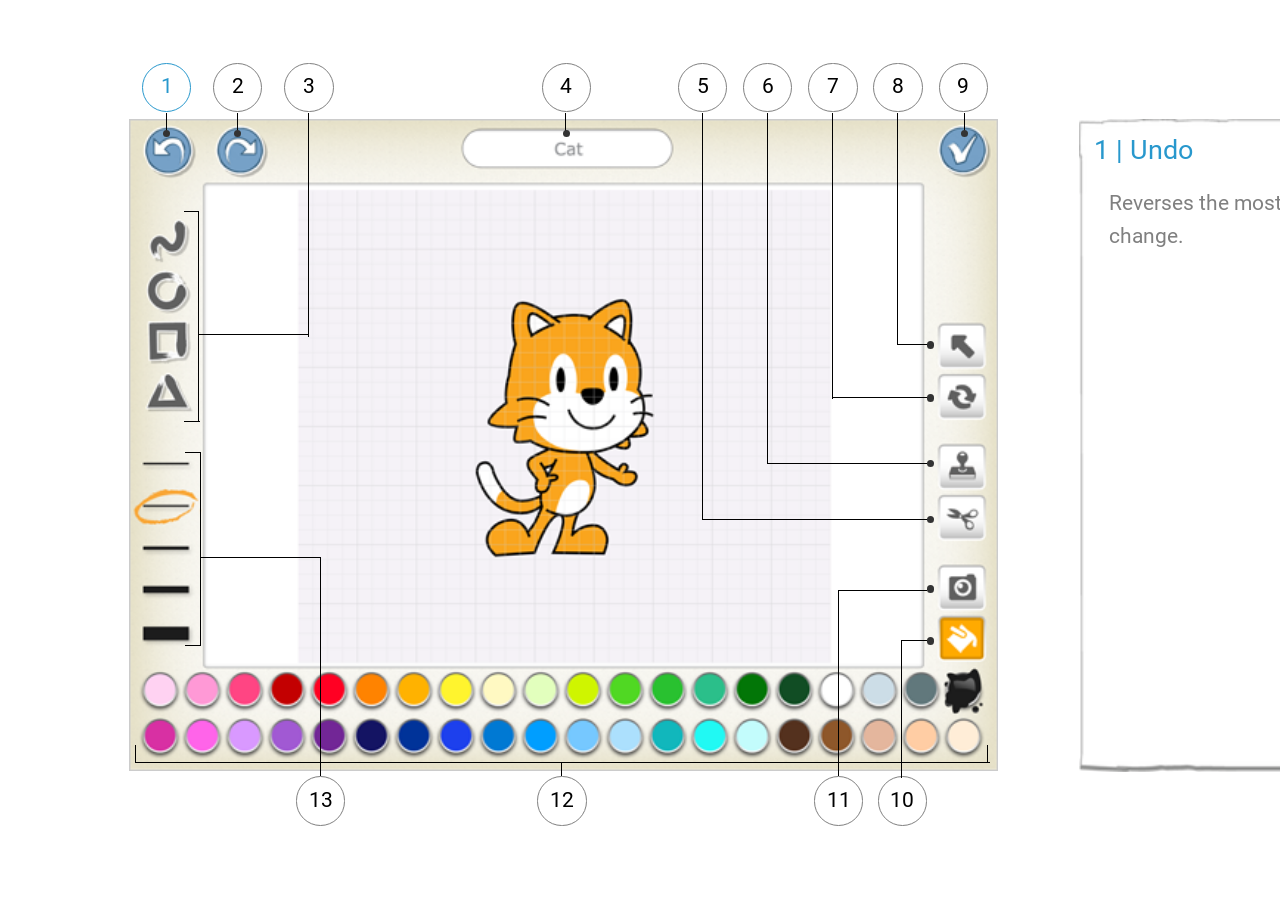
<file: inapp/paint.html>
<!DOCTYPE html>
<html>
  <head>
    <meta charset="utf-8">
    <script>
        window.scratchJrPage = 'inappPaintEditorGuide';
    </script>
    <script type="text/javascript" src="../android-web-bridge.js"></script>
    <script type="text/javascript" src="../disable-context-menu.js"></script>
    <script type="text/javascript" src="../app.bundle.js"></script>
  </head>
  <body>
    <div id="content">
      <div id="content-buffer">
      </div>
      <div id="ipad-project-view-wrapper">
        <div class="learn-tab learn-tab-selected learn-paint">
          <!-- 1. Undo -->
          <div class="paint-button paint-button-selected" id="paint-button-undo">
            <div class="paint-button-text">1</div>
          </div>
          <div class="paint-vertical-line" id="paint-vertical-line-undo"></div>
          <div class="paint-dot" id="paint-dot-undo"></div>
          <!-- 2. Redo -->
          <div class="paint-button" id="paint-button-redo">
            <div class="paint-button-text">2</div>
          </div>
          <div class="paint-vertical-line" id="paint-vertical-line-redo"></div>
          <div class="paint-dot" id="paint-dot-redo"></div>
          <!-- 3. Select Shape -->
          <div class="paint-button" id="paint-button-select-shape">
            <div class="paint-button-text">3</div>
          </div>
          <div class="paint-vertical-line" id="paint-vertical-line-select-shape-1"></div>
          <div class="paint-horizontal-line" id="paint-horizontal-line-select-shape-1"></div>
          <div class="paint-vertical-line" id="paint-vertical-line-select-shape-2"></div>
          <div class="paint-horizontal-line" id="paint-horizontal-line-select-shape-2"></div>
          <div class="paint-horizontal-line" id="paint-horizontal-line-select-shape-3"></div>
          <!-- 4. Character Name -->
          <div class="paint-button" id="paint-button-character-name">
            <div class="paint-button-text">4</div>
          </div>
          <div class="paint-vertical-line" id="paint-vertical-line-character-name"></div>
          <div class="paint-dot" id="paint-dot-character-name"></div>
          <!-- 5. Cut -->
          <div class="paint-button" id="paint-button-cut">
            <div class="paint-button-text">5</div>
          </div>
          <div class="paint-vertical-line" id="paint-vertical-line-cut"></div>
          <div class="paint-horizontal-line" id="paint-horizontal-line-cut"></div>
          <div class="paint-dot" id="paint-dot-cut"></div>
          <img class="ipad-project-view" src="images/paint.png" />
          <!-- 6. Duplicate -->
          <div class="paint-button" id="paint-button-duplicate">
            <div class="paint-button-text">6</div>
          </div>
          <div class="paint-vertical-line" id="paint-vertical-line-duplicate"></div>
          <div class="paint-horizontal-line" id="paint-horizontal-line-duplicate"></div>
          <div class="paint-dot" id="paint-dot-duplicate"></div>
          <!-- 7. Rotate -->
          <div class="paint-button" id="paint-button-rotate">
            <div class="paint-button-text">7</div>
          </div>
          <div class="paint-vertical-line" id="paint-vertical-line-rotate"></div>
          <div class="paint-horizontal-line" id="paint-horizontal-line-rotate"></div>
          <div class="paint-dot" id="paint-dot-rotate"></div>
          <!-- 8. Drag -->
          <div class="paint-button" id="paint-button-drag">
            <div class="paint-button-text">8</div>
          </div>
          <div class="paint-vertical-line" id="paint-vertical-line-drag"></div>
          <div class="paint-horizontal-line" id="paint-horizontal-line-drag"></div>
          <div class="paint-dot" id="paint-dot-drag"></div>
          <!-- 9. Save -->
          <div class="paint-button" id="paint-button-save">
            <div class="paint-button-text">9</div>
          </div>
          <div class="paint-vertical-line" id="paint-vertical-line-save"></div>
          <div class="paint-dot" id="paint-dot-save"></div>
          <!-- 10. Fill -->
          <div class="paint-button" id="paint-button-fill">
            <div class="paint-button-text">10</div>
          </div>
          <div class="paint-vertical-line" id="paint-vertical-line-fill"></div>
          <div class="paint-horizontal-line" id="paint-horizontal-line-fill"></div>
          <div class="paint-dot" id="paint-dot-fill"></div>
          <!-- 11. Camera -->
          <div class="paint-button" id="paint-button-camera">
            <div class="paint-button-text">11</div>
          </div>
          <div class="paint-vertical-line" id="paint-vertical-line-camera"></div>
          <div class="paint-horizontal-line" id="paint-horizontal-line-camera"></div>
          <div class="paint-dot" id="paint-dot-camera"></div>
          <!-- 12. Select Color -->
          <div class="paint-button" id="paint-button-select-color">
            <div class="paint-button-text">12</div>
          </div>
          <div class="paint-vertical-line" id="paint-vertical-line-select-color-1"></div>
          <div class="paint-horizontal-line" id="paint-horizontal-line-select-color-1"></div>
          <div class="paint-vertical-line" id="paint-vertical-line-select-color-2"></div>
          <div class="paint-vertical-line" id="paint-vertical-line-select-color-3"></div>
          <!-- 13. Select Line Size -->
          <div class="paint-button" id="paint-button-select-line-size">
            <div class="paint-button-text">13</div>
          </div>
          <div class="paint-vertical-line" id="paint-vertical-line-select-line-size-1"></div>
          <div class="paint-horizontal-line" id="paint-horizontal-line-select-line-size-1"></div>
          <div class="paint-vertical-line" id="paint-vertical-line-select-line-size-2"></div>
          <div class="paint-horizontal-line" id="paint-horizontal-line-select-line-size-2"></div>
          <div class="paint-horizontal-line" id="paint-horizontal-line-select-line-size-3"></div>
          <div id="paint-key">
            <div id="paint-key-header">
            </div>
            <div id="paint-key-description">
            </div>
          </div>
        </div>
      </div>
    </div>
  </body>
</html>
</file>
